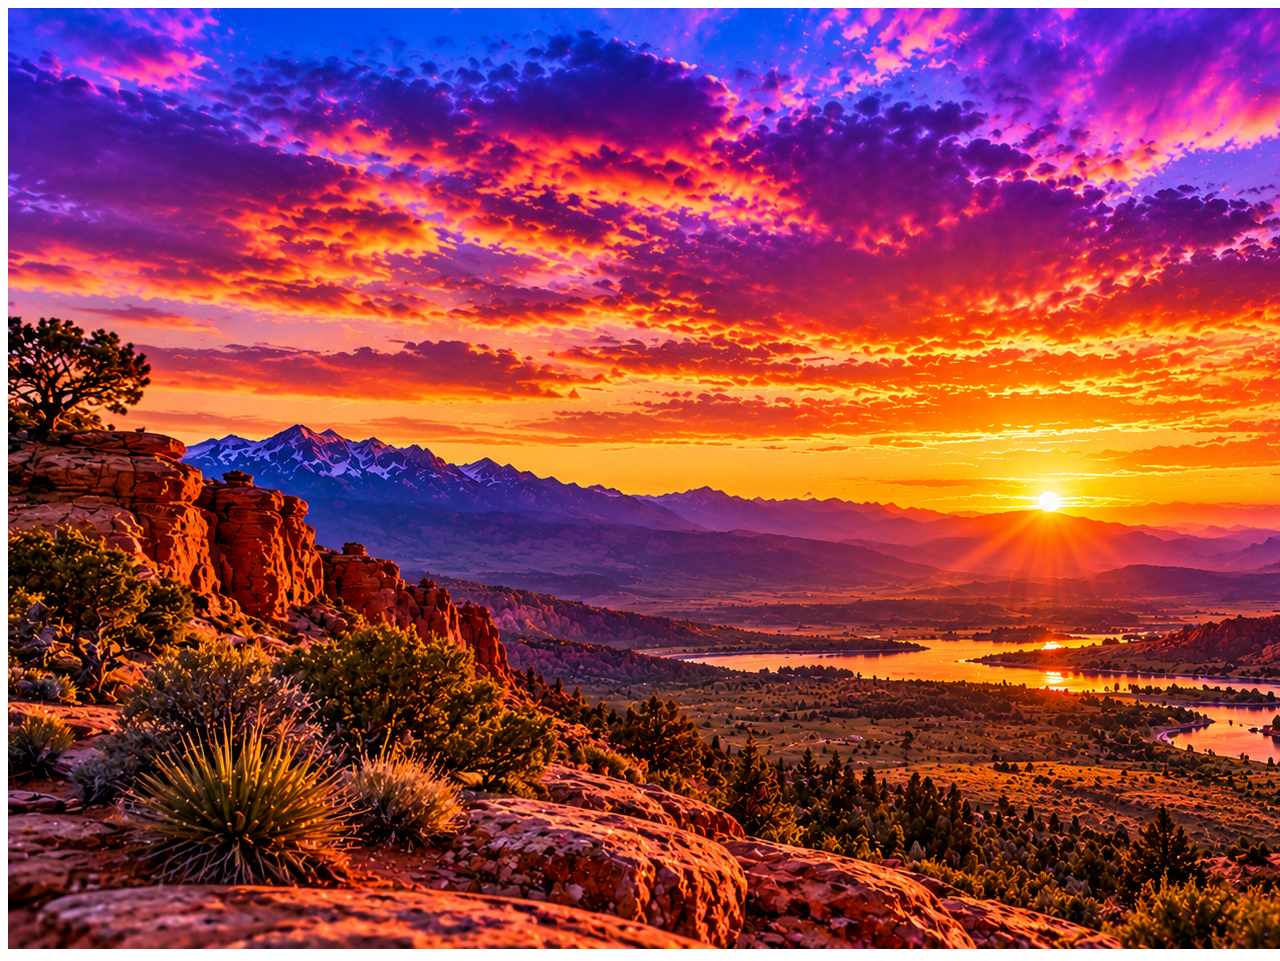
<file: experiences.html>
<!DOCTYPE html>
<html lang="en">
<head>
    <meta charset="UTF-8">
    <meta name="viewport" content="width=device-width, initial-scale=1.0">
    <title>Document</title>
</head>
<body>
    

<img src="experiences.png" alt="mural of my experiences">





    
</body>
</html>
</file>
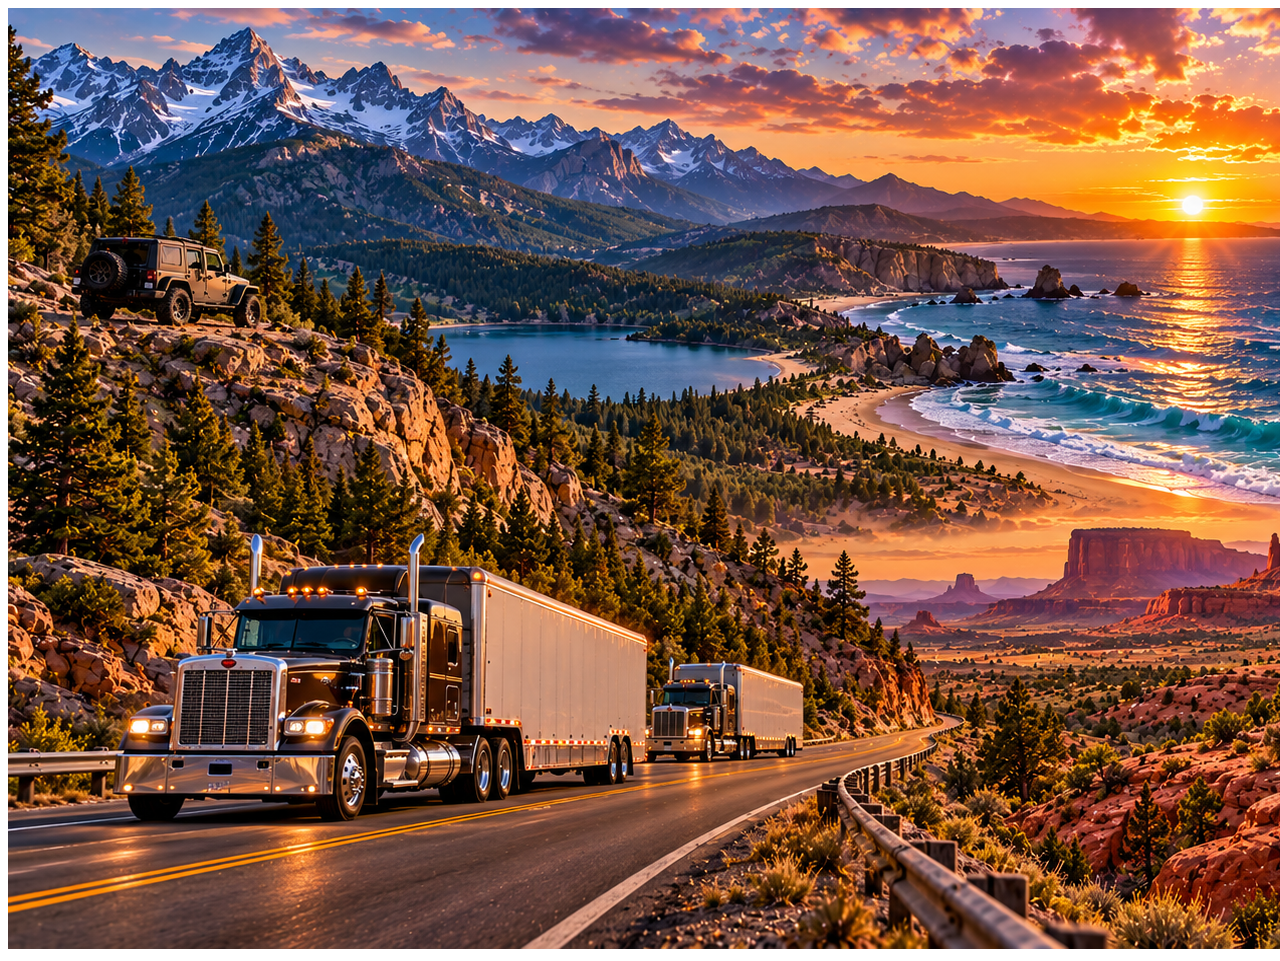
<file: lessons.html>
<!DOCTYPE html>
<html lang="en">
<head>
    <meta charset="UTF-8">
    <meta name="viewport" content="width=device-width, initial-scale=1.0">
    <title>Document</title>
</head>
<body>
    
<img src="my_story.png" alt="my story mural">









</body>
</html>
</file>
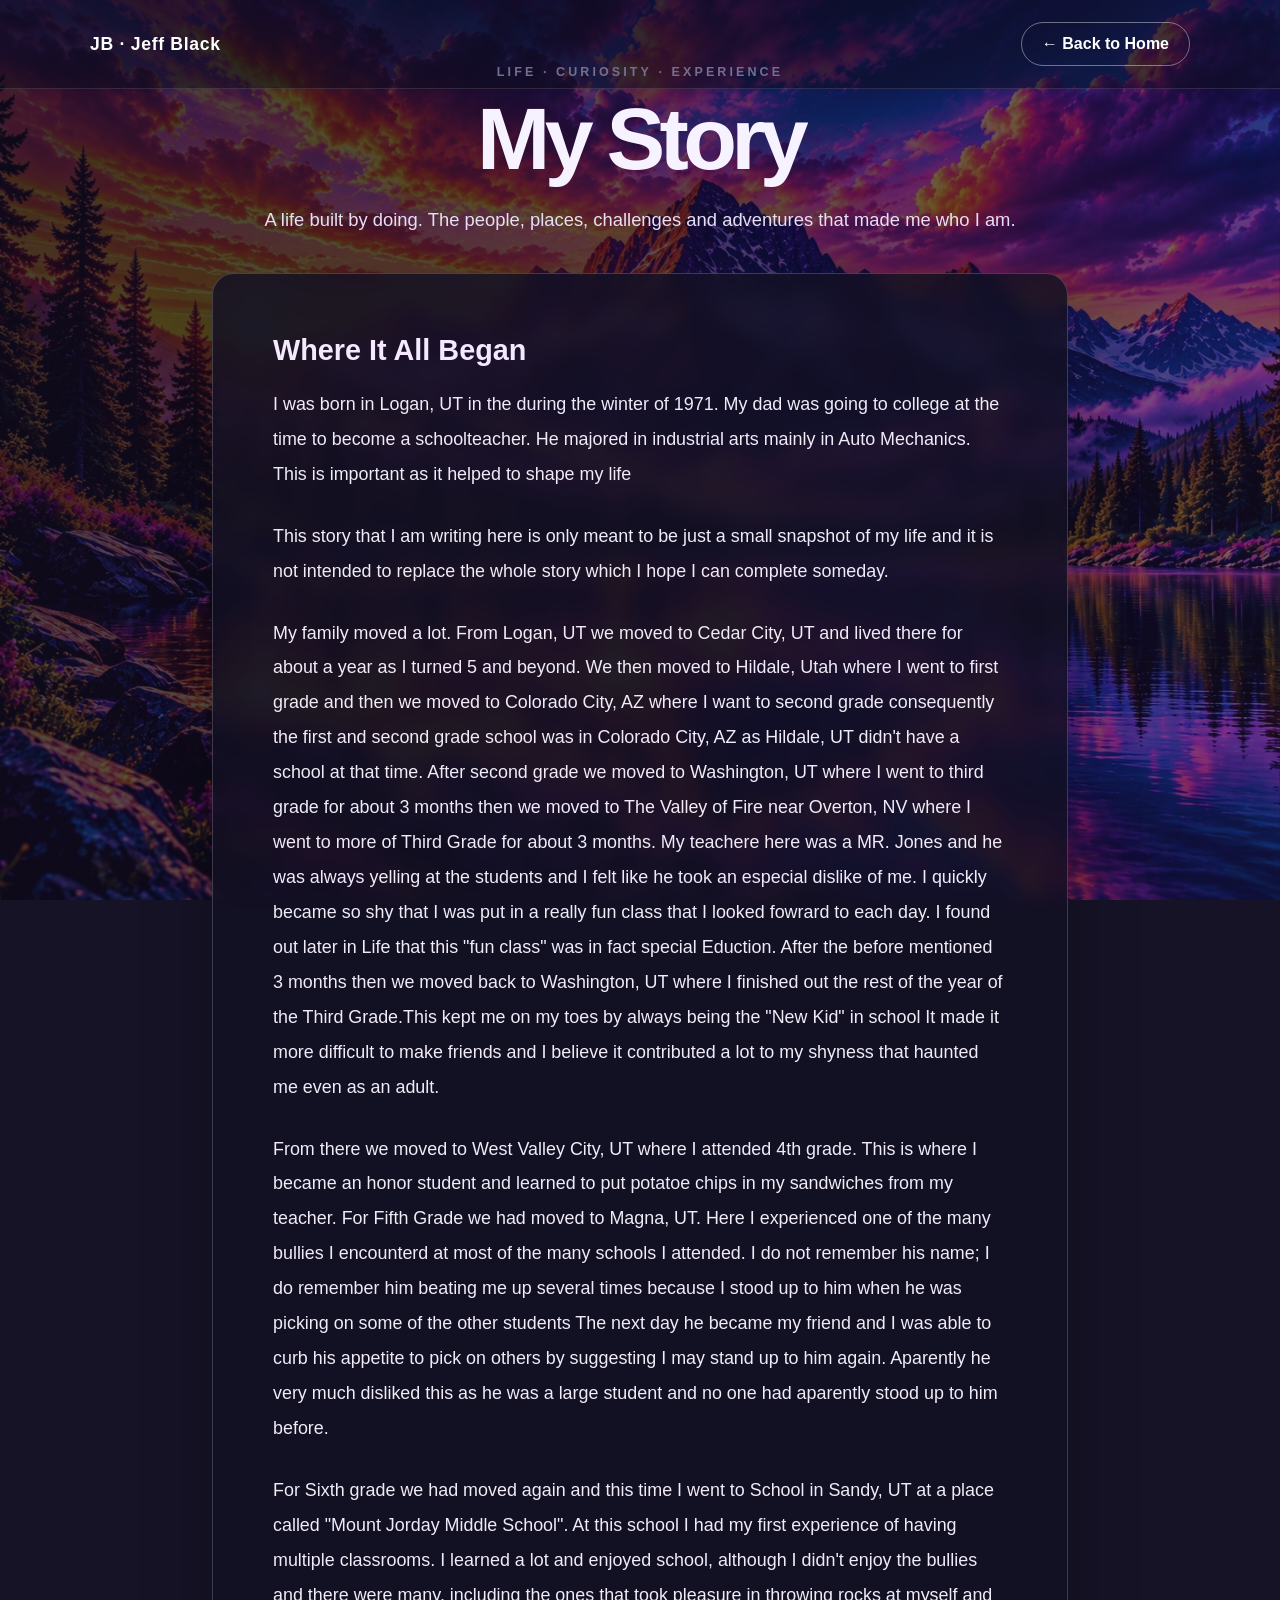
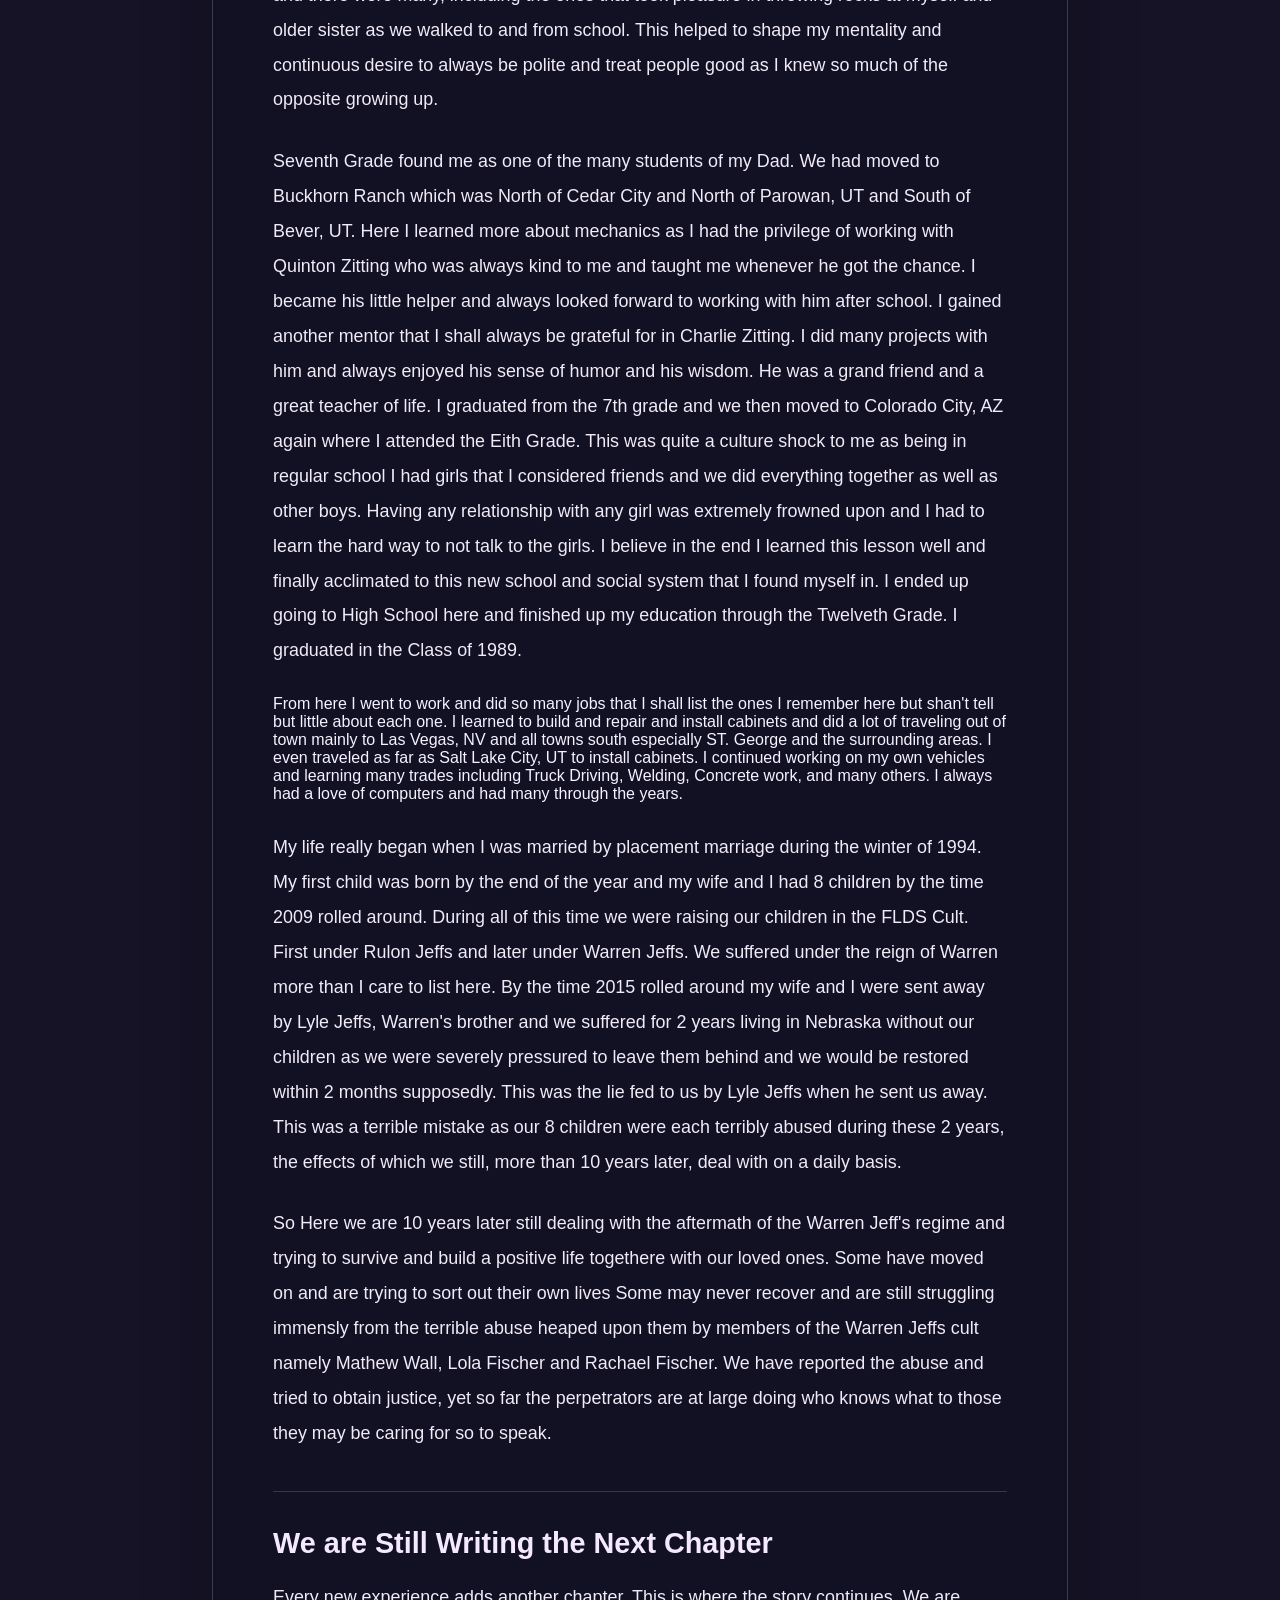
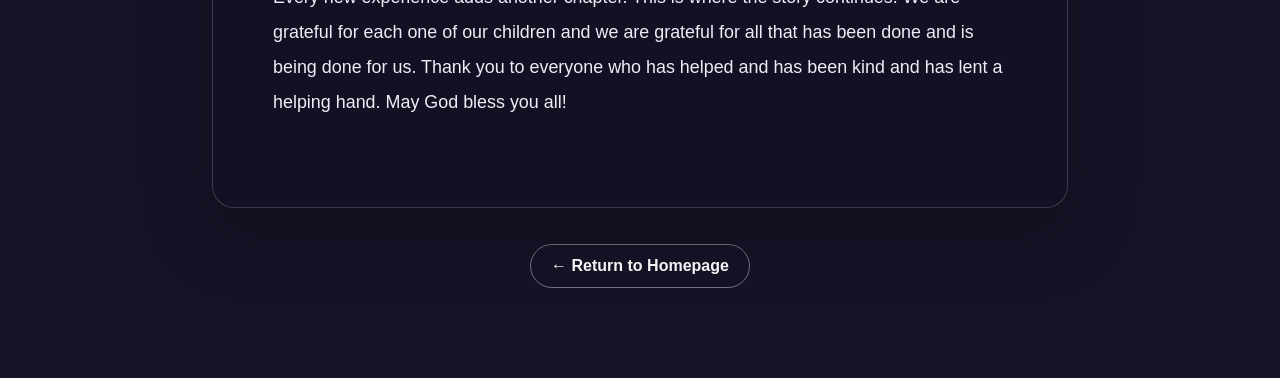
<file: mystory.html>
<!doctype html>
<html lang="en">
<head>
  <meta charset="utf-8">
  <meta name="viewport" content="width=device-width, initial-scale=1">
  <title>My Story | Jeff Black</title>
  <meta name="description" content="The personal story of Jeff Black — a life built by doing.">
  <link rel="stylesheet" href="styles.css">
  <style>
    /* This page reuses the homepage's .bg and .shade background layers. */
    body { margin: 0; min-height: 100vh; background: #161327; color: #f6f2ff; font-family: Arial, Helvetica, sans-serif; }
    .bg { position: fixed; inset: 0; z-index: -2; background-position: center; background-size: cover; }
    .shade { position: fixed; inset: 0; z-index: -1; background: linear-gradient(120deg, rgba(16,12,32,.80), rgba(28,19,48,.52)); pointer-events: none; }
    .story-header { display: flex; justify-content: space-between; align-items: center; gap: 20px; padding: 22px max(24px, calc((100vw - 1100px)/2)); background: rgba(15,12,28,.5); border-bottom: 1px solid rgba(255,255,255,.12); }
    .story-header a { color: #fff; text-decoration: none; }
    .story-brand { font-weight: 800; letter-spacing: .04em; font-size: 1.1rem; }
    .home-link, .story-action { display: inline-block; padding: 12px 20px; border-radius: 999px; border: 1px solid rgba(255,255,255,.4); color: #fff; text-decoration: none; font-weight: 700; }
    .home-link:hover, .story-action:hover { background: rgba(255,255,255,.16); }
    .story-shell { max-width: 900px; margin: 0 auto; padding: 65px 22px 90px; }
    .story-intro { text-align: center; margin-bottom: 38px; }
    .story-kicker { text-transform: uppercase; letter-spacing: .25em; color: #ded0ff; font-size: .78rem; font-weight: 700; }
    h1 { font-size: clamp(3rem, 8vw, 5.5rem); margin: 14px 0; line-height: 1.05; }
    .story-subtitle { font-size: 1.15rem; color: #e7dff4; line-height: 1.7; }
    .story-paper { background: rgba(19,16,35,.83); border: 1px solid rgba(255,255,255,.18); border-radius: 22px; padding: clamp(24px, 5vw, 60px); box-shadow: 0 24px 70px rgba(0,0,0,.28); backdrop-filter: blur(9px); }
    .story-paper h2 { color: #f5e9ff; font-size: 1.8rem; margin: 0 0 20px; }
    .story-paper p { font-size: 1.12rem; line-height: 1.95; color: #f0ebf7; margin: 0 0 1.5em; }
    .story-paper section + section { border-top: 1px solid rgba(255,255,255,.16); padding-top: 35px; margin-top: 40px; }
    .story-footer { text-align: center; padding-top: 36px; }
    @media (max-width: 600px) { .story-header { padding: 18px 20px; } .story-shell { padding-top: 42px; } }
  </style>
</head>
<body>
  <div class="bg"></div>
  <div class="shade"></div>

  <header class="story-header">
    <a class="story-brand" href="index.html">JB · Jeff Black</a>
    <a class="home-link" href="index.html">← Back to Home</a>
  </header>

  <main class="story-shell">
    <div class="story-intro">
      <div class="story-kicker">Life · Curiosity · Experience</div>
      <h1>My Story</h1>
      <p class="story-subtitle">A life built by doing. The people, places, challenges and adventures that made me who I am.</p>
    </div>

    <article class="story-paper">
      <!-- YOUR STORY STARTS HERE. Replace the sample paragraphs with your own writing. -->
      <section>
        <h2>Where It All Began</h2>
        <p>I was born in Logan, UT in the during the winter of 1971. 
          My dad was going to college at the time to become a schoolteacher.
        He majored in industrial arts mainly in Auto Mechanics. This is important as it helped to shape my life</p>
        <p>This story that I am writing here is only meant to be just a small snapshot of my life 
          and it is not intended to replace the whole story which I hope I can complete someday.

        </p>
        <p>My family moved a lot. From Logan, UT we moved to Cedar City, UT and lived there for about a year as I turned 5 and beyond.
          We then moved to Hildale, Utah where I went to first grade and then we moved to Colorado City, AZ where I want to second grade
          consequently the first and second grade school was in Colorado City, AZ as Hildale, UT didn't have a school at that time.
          After second grade we moved to Washington, UT where I went to third grade for about 3 months then we moved to The Valley 
          of Fire near Overton, NV where I went to more of Third Grade for about 3 months. My teachere here was a MR. Jones
          and he was always yelling at the students and I felt like he took an especial dislike of me.
          I quickly became so shy that I was put in a really fun class that I looked fowrard to each day. I found out later in Life
          that this "fun class" was in fact special Eduction. After the before mentioned 3 months then we moved back to Washington, UT
          where I finished out the rest of the year of the Third Grade.This kept me on my toes by always being the "New Kid" in school
          It made it more difficult to make friends and I believe it contributed a lot to my
           shyness that haunted me even as an adult.
        </p>
        <p>From there we moved to West Valley City, UT where I attended 4th grade. This is where I became an honor student
          and learned to put potatoe chips in my sandwiches from my teacher. For Fifth Grade we had moved to Magna, UT.
          Here I experienced one of the many bullies I encounterd at most of the many schools I attended. I do not remember
          his name; I do remember him beating me up several times because I stood up to him when he was picking on some of the other students
          The next day he became my friend and I was able to curb his appetite to pick on others by suggesting I may stand up to him again.
          Aparently he very much disliked this as he was a large student and no one had aparently stood up to him before.

        </p>
        <p>For Sixth grade we had moved again and this time I went to School in Sandy, UT at a place called "Mount Jorday Middle School".
          At this school I had my first experience of having multiple classrooms. I learned a lot and enjoyed school, although I didn't enjoy
          the bullies and there were many, including the ones that took pleasure in throwing rocks at myself and 
          older sister as we walked to and from school.
          This helped to shape my mentality and continuous desire to always be polite and treat people good as I knew so much of the opposite growing up.
          <p>Seventh Grade found me as one of the many students of my Dad. We had moved to Buckhorn Ranch which was North of 
            Cedar City and North of Parowan, UT and South of Bever, UT. Here I learned more about mechanics as I had the privilege of 
            working with Quinton Zitting who was always kind to me and taught me whenever he got the chance. I became his little helper
            and always looked forward to working with him after school. I gained another mentor that I shall always be grateful for in
            Charlie Zitting. I did many projects with him and always enjoyed his sense of humor and his wisdom. He was a grand friend and a great teacher of life.
            I graduated from the 7th grade and we then moved to Colorado City, AZ again where I attended the Eith Grade.
            This was quite a culture shock to me as being in regular school I had girls that I considered friends and we did everything together as well as other boys.
            Having any relationship with any girl was extremely frowned upon and I had to learn the hard way to not talk to the girls. I believe in the end I learned
             this lesson well and finally acclimated to this new school and social system that I found myself in. 
             I ended up going to High School here and finished up my education through the Twelveth Grade. I graduated
              in the Class of 1989.

          </p>From here I went to work and did so many jobs that I shall list the ones I remember here but shan't tell but little about each one.
          I learned to build and repair and install cabinets and did a lot of traveling out of town mainly to Las Vegas, NV and all towns south 
          especially ST. George and the surrounding areas. I even traveled as far as Salt Lake City, UT to install cabinets.
           I continued working on my own vehicles and learning many trades including Truck Driving, Welding, Concrete work,
            and many others. I always had a love of computers and had many through the years. 

        </p>
        <p>My life really began when I was married by placement marriage during the winter of 1994. My first child was born by the end of the year
          and my wife and I had 8 children by the time 2009 rolled around. During all of this time we were raising our children
          in the FLDS Cult. First under Rulon Jeffs and later under Warren Jeffs. We suffered under the reign of Warren more than I care to list here.
           By the time 2015 rolled around my wife and I were sent away by Lyle Jeffs, Warren's brother and we suffered for 2 years living in Nebraska
           without our children as we were severely pressured to leave them behind and we would be restored within 2 months supposedly. 
           This was the lie fed to us by Lyle Jeffs when he sent us away. This was a terrible mistake as our 8 children were each
            terribly abused during these 2 years, the effects of which we still, more than 10 years later, deal with on a daily basis.


        </p>
        <p>So Here we are 10 years later still dealing with the aftermath of the Warren Jeff's regime and trying to survive 
          and build a positive life togethere with our loved ones. Some have moved on and are trying to sort out their own lives 
          Some may never recover and are still struggling immensly from the terrible abuse heaped upon them by members of the Warren Jeffs cult
          namely Mathew Wall, Lola Fischer and Rachael Fischer. We have reported the abuse and tried to obtain justice, yet so far 
          the perpetrators are at large doing who knows what to those they may be caring for so to speak. 

        </P>
      </section>

      

      <section>
        <h2>We are Still Writing the Next Chapter</h2>
        <p>Every new experience adds another chapter. This is where the story continues.
          We are grateful for each one of our children and we are grateful for all that has been done and is being done for us.
          Thank you to everyone who has helped and has been kind and has lent a helping hand. May God bless you all!
        </p>
      </section>
      <!-- YOUR STORY ENDS HERE. -->
    </article>

    <div class="story-footer"><a class="story-action" href="index.html">← Return to Homepage</a></div>
  </main>
</body>
</html>
</file>
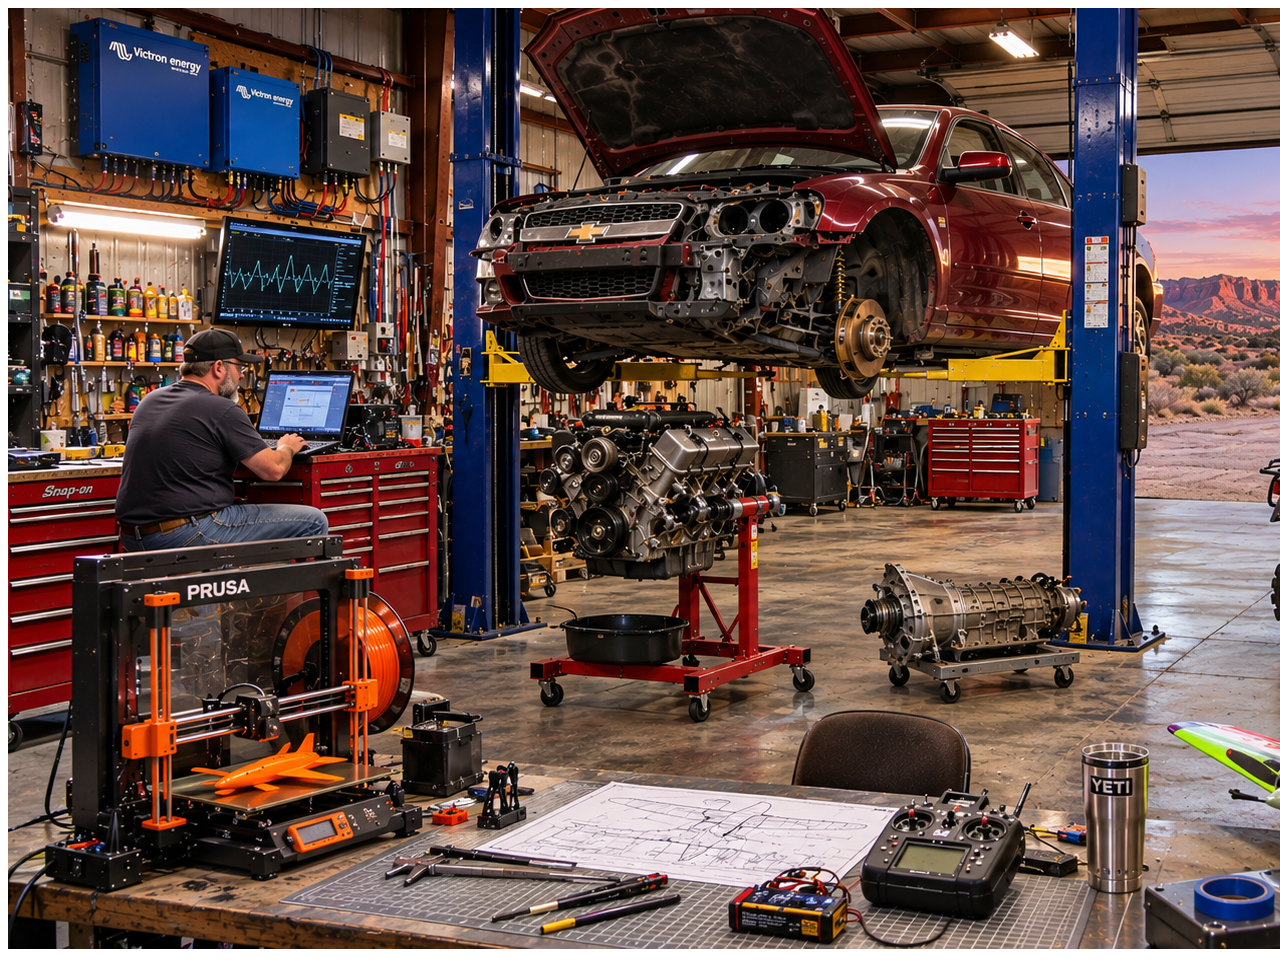
<file: projects.html>
<!DOCTYPE html>
<html lang="en">
<head>
    <meta charset="UTF-8">
    <meta name="viewport" content="width=device-width, initial-scale=1.0">
    <title>Document</title>
</head>
<body>
    
<img src="projects2.png" alt="a mural of my projects">



</body>
</html>
</file>
<file: styles.css>
:root{--purple:#4B17D9;--violet:#7c3cff;--pink:#ff2dcd;--orange:#ff9f1c;--cyan:#00d4ff;--white:#faf8ff;--muted:#c9c4d6;--glass:rgba(10,7,27,.64);--line:rgba(255,255,255,.17);--max:1180px}*{box-sizing:border-box}html{scroll-behavior:smooth}body{margin:0;background:#070511;color:var(--white);font-family:Arial,Helvetica,sans-serif}a{color:inherit;text-decoration:none}.bg,.shade{position:fixed;inset:0;z-index:-3}.bg{background:url('mountain-background.jpg') center/cover no-repeat}.shade{z-index:-2;background:linear-gradient(90deg,rgba(5,3,16,.91),rgba(10,5,30,.59) 52%,rgba(6,3,18,.43)),linear-gradient(180deg,rgba(5,3,16,.15),rgba(5,3,16,.78))}.shell{width:min(var(--max),calc(100% - 44px));margin:auto}header{position:fixed;inset:0 0 auto;z-index:10;display:flex;align-items:center;justify-content:space-between;padding:20px max(22px,calc((100vw - var(--max))/2));transition:.25s}header.scrolled{background:rgba(6,4,18,.75);border-bottom:1px solid var(--line);backdrop-filter:blur(18px)}.brand{display:flex;align-items:center;gap:12px;font-weight:800}.brand b{display:grid;place-items:center;width:42px;height:42px;border-radius:13px;background:linear-gradient(135deg,var(--purple),var(--pink));box-shadow:0 0 30px rgba(75,23,217,.4)}nav{display:flex;gap:27px}nav a{font-size:.9rem;color:#ded9e8}nav a:hover{color:#fff}#menu{display:none}.hero{min-height:100svh;display:flex;align-items:center;position:relative;padding:120px 0 80px}.heroCopy{max-width:900px}.tag{font-size:.73rem;font-weight:800;letter-spacing:.19em;color:#ded4ff}h1,h2,h3{margin-top:0}h1{font-size:clamp(3.8rem,8vw,7.8rem);line-height:.9;letter-spacing:-.065em;margin:20px 0 28px}h1 em{font-style:normal;color:transparent;background:linear-gradient(90deg,#cbb9ff,var(--pink),var(--orange));background-clip:text;-webkit-background-clip:text}.intro{max-width:690px;font-size:1.13rem;line-height:1.75;color:#e2ddea}.buttons{display:flex;gap:14px;flex-wrap:wrap;margin-top:32px}.btn{display:inline-flex;min-height:54px;align-items:center;padding:0 24px;border:1px solid var(--line);border-radius:14px;font-weight:800;transition:.2s}.btn:hover{transform:translateY(-3px)}.primary{background:linear-gradient(100deg,var(--purple),var(--violet),var(--pink));box-shadow:0 15px 40px rgba(75,23,217,.34)}.ghost{background:rgba(255,255,255,.08);backdrop-filter:blur(12px)}.down{position:absolute;right:0;bottom:32px;font-size:.72rem;letter-spacing:.18em;color:#c7c0d3}.section{padding:115px 0}.heading{max-width:820px;margin-bottom:42px}.heading h2,.contact h2{font-size:clamp(2.6rem,5vw,5.1rem);line-height:1;letter-spacing:-.055em;margin-bottom:0}.sub{color:var(--muted);line-height:1.7}.glass{background:linear-gradient(135deg,rgba(14,10,39,.78),rgba(20,10,51,.49));border:1px solid var(--line);backdrop-filter:blur(18px);box-shadow:0 25px 70px rgba(0,0,0,.25);border-radius:28px}.story{display:grid;grid-template-columns:1fr 1fr;gap:70px;padding:clamp(30px,6vw,70px)}.big{font-size:clamp(1.7rem,3vw,3rem);line-height:1.18;font-weight:700;margin:0}.copy{color:var(--muted);line-height:1.8}.textBtn{border:0;background:none;color:#fff;font-weight:800;padding:10px 0;cursor:pointer}.timeline{display:grid;grid-template-columns:repeat(2,1fr);gap:20px}.timeline article{padding:34px;border-left:2px solid var(--pink);background:rgba(8,5,25,.6);border-radius:0 22px 22px 0;backdrop-filter:blur(12px)}.timeline span,.project small{font-size:.7rem;font-weight:800;letter-spacing:.16em;color:#d9cfff}.timeline h3{font-size:1.7rem;margin:18px 0 10px}.timeline p,.project p{color:var(--muted);line-height:1.7}.projects{display:grid;grid-template-columns:repeat(3,1fr);gap:20px}.project{min-height:430px;display:flex;align-items:end;padding:30px;border:1px solid var(--line);border-radius:25px;overflow:hidden;box-shadow:0 24px 65px rgba(0,0,0,.25);transition:.25s}.project:hover{transform:translateY(-5px)}.project h3{font-size:2rem;margin:12px 0}.p1{background:radial-gradient(circle at 70% 20%,rgba(255,159,28,.85),transparent 25%),linear-gradient(145deg,rgba(75,23,217,.8),rgba(7,3,18,.9))}.p2{background:radial-gradient(circle at 35% 25%,rgba(0,212,255,.8),transparent 25%),linear-gradient(145deg,rgba(45,10,100,.85),rgba(7,3,18,.9))}.p3{background:radial-gradient(circle at 70% 25%,rgba(255,45,205,.85),transparent 27%),linear-gradient(145deg,rgba(40,10,70,.85),rgba(7,3,18,.9))}.quotes{display:grid;grid-template-columns:repeat(3,1fr);gap:20px}.quotes blockquote{margin:0;padding:35px;border:1px solid var(--line);border-radius:23px;background:rgba(10,7,28,.62);backdrop-filter:blur(15px);font-size:1.35rem;line-height:1.5}.quotes cite{display:block;margin-top:25px;color:#cfc7dc;font-size:.85rem;font-style:normal}.contact{text-align:center;padding:clamp(38px,7vw,90px)}.contact h2{margin:15px auto 20px}.contact>p:not(.tag){max-width:680px;margin:0 auto 28px;color:var(--muted);line-height:1.7}footer{display:flex;justify-content:space-between;gap:20px;padding:30px 0 45px;border-top:1px solid var(--line);color:#aaa3b7;font-size:.84rem}@media(max-width:800px){header{padding:16px 20px}#menu{display:block;z-index:12;width:44px;height:44px;border:1px solid var(--line);border-radius:12px;background:rgba(8,5,20,.7);color:white;font-size:1.2rem}nav{position:fixed;inset:0;display:flex;flex-direction:column;align-items:center;justify-content:center;gap:28px;background:rgba(6,4,18,.96);backdrop-filter:blur(20px);opacity:0;visibility:hidden;transition:.2s}nav.open{opacity:1;visibility:visible}nav a{font-size:1.4rem}.shell{width:min(100% - 30px,var(--max))}h1{font-size:clamp(3.4rem,16vw,5.8rem)}.section{padding:82px 0}.story,.timeline,.projects,.quotes{grid-template-columns:1fr}.story{gap:30px}.project{min-height:350px}.down{display:none}footer{flex-direction:column}}




























.project {
    cursor: pointer;
    position: relative;
    z-index: 2;
    pointer-events: auto;
}

#muralPopup {
    display: none;
    position: fixed;
    inset: 0;
    z-index: 99999;
    background: rgba(0, 0, 0, 0.95);
    justify-content: center;
    align-items: center;
}

#muralPopup img {
    max-width: 90%;
    max-height: 85vh;
    object-fit: contain;
}

#muralPopup .mural-close {
    position: absolute;
    top: 20px;
    right: 30px;
    color: white;
    font-size: 45px;
    background: transparent;
    border: none;
    cursor: pointer;
}

/* =====================================================================
   MOBILE-FRIENDLY ADDITIONS
   Everything above is your original CSS, unchanged.
   Everything below only adds or overrides rules for tablets/phones.
   ===================================================================== */

/* ---------- Global safety rules ---------- */
html{-webkit-text-size-adjust:100%;text-size-adjust:100%}
body{overflow-x:hidden;overflow-x:clip}
img,video,svg{max-width:100%;height:auto}
h1,h2,h3,p,blockquote{overflow-wrap:break-word}

/* Tap-friendly: no sticky hover lift on touch screens */
@media(hover:none){
  .btn:hover,.project:hover{transform:none}
}

/* Respect "reduce motion" settings */
@media(prefers-reduced-motion:reduce){
  html{scroll-behavior:auto}
  *{transition:none!important;animation:none!important}
}

/* ---------- Tablets (801px - 1024px) ---------- */
@media(min-width:801px) and (max-width:1024px){
  .story{gap:40px}
  .projects,.quotes{grid-template-columns:repeat(2,1fr)}
  .project:last-child:nth-child(odd),
  .quotes blockquote:last-child:nth-child(odd){grid-column:1/-1}
  .project{min-height:360px}
  nav{gap:20px}
}

/* ---------- Phones & small tablets (up to 800px) ---------- */
@media(max-width:800px){
  /* FIX: backdrop-filter on the header made the full-screen mobile menu
     collapse into the header bar once you scrolled. The blur now lives on
     a pseudo-element so the menu overlay always covers the whole screen. */
  header,header.scrolled{
    -webkit-backdrop-filter:none;
    backdrop-filter:none;
    background:transparent;
    border-bottom:0;
    padding-top:max(16px,env(safe-area-inset-top));
    padding-left:max(20px,env(safe-area-inset-left));
    padding-right:max(20px,env(safe-area-inset-right));
  }
  header::before{
    content:"";
    position:absolute;
    inset:0;
    z-index:-1;
    opacity:0;
    transition:opacity .25s;
    background:rgba(6,4,18,.8);
    border-bottom:1px solid var(--line);
    -webkit-backdrop-filter:blur(14px);
    backdrop-filter:blur(14px);
  }
  header.scrolled::before{opacity:1}

  /* Menu button + overlay links: comfortable tap targets */
  #menu{cursor:pointer;flex-shrink:0}
  nav{padding:80px 24px;overflow-y:auto}
  nav a{padding:10px 20px;text-align:center}

  .brand{font-size:1rem;min-width:0}
  .brand b{width:38px;height:38px;flex-shrink:0}

  /* Hero */
  .hero{padding:104px 0 56px}
  h1{letter-spacing:-.05em;margin:16px 0 22px}
  .tag{letter-spacing:.14em}
  .intro{font-size:1.02rem;line-height:1.7}
  .buttons{margin-top:26px}

  /* Section spacing & headings */
  .heading{margin-bottom:30px}
  .heading h2,.contact h2{font-size:clamp(2.1rem,9vw,3.2rem);letter-spacing:-.04em}

  /* Cards */
  .glass{border-radius:22px}
  .story{padding:28px 22px}
  .big{font-size:clamp(1.45rem,6vw,2rem)}
  .timeline article{padding:24px 22px}
  .timeline h3{font-size:1.4rem}
  .project{padding:24px;border-radius:22px}
  .project h3{font-size:1.65rem}
  .quotes blockquote{padding:26px 22px;font-size:1.15rem}
  .contact{padding:36px 22px}

  /* Footer */
  footer{gap:10px;padding:26px 0 calc(32px + env(safe-area-inset-bottom))}

  /* Image popup (murals) */
  #muralPopup img{max-width:94%;max-height:80vh}
  #muralPopup .mural-close{
    top:max(12px,env(safe-area-inset-top));
    right:max(16px,env(safe-area-inset-right));
    width:52px;height:52px;
    font-size:38px;line-height:1;
  }
}

/* ---------- Small phones (up to 480px) ---------- */
@media(max-width:480px){
  .shell{width:min(100% - 24px,var(--max))}
  .section{padding:62px 0}
  .brand span{font-size:.95rem}

  /* Full-width buttons are easier to tap */
  .buttons{flex-direction:column;gap:12px}
  .btn{width:100%;justify-content:center}

  .project{min-height:300px}
  .quotes blockquote{font-size:1.05rem}
  .quotes cite{margin-top:18px}
  .copy,.sub,.timeline p,.project p{line-height:1.65}
}
</file>
